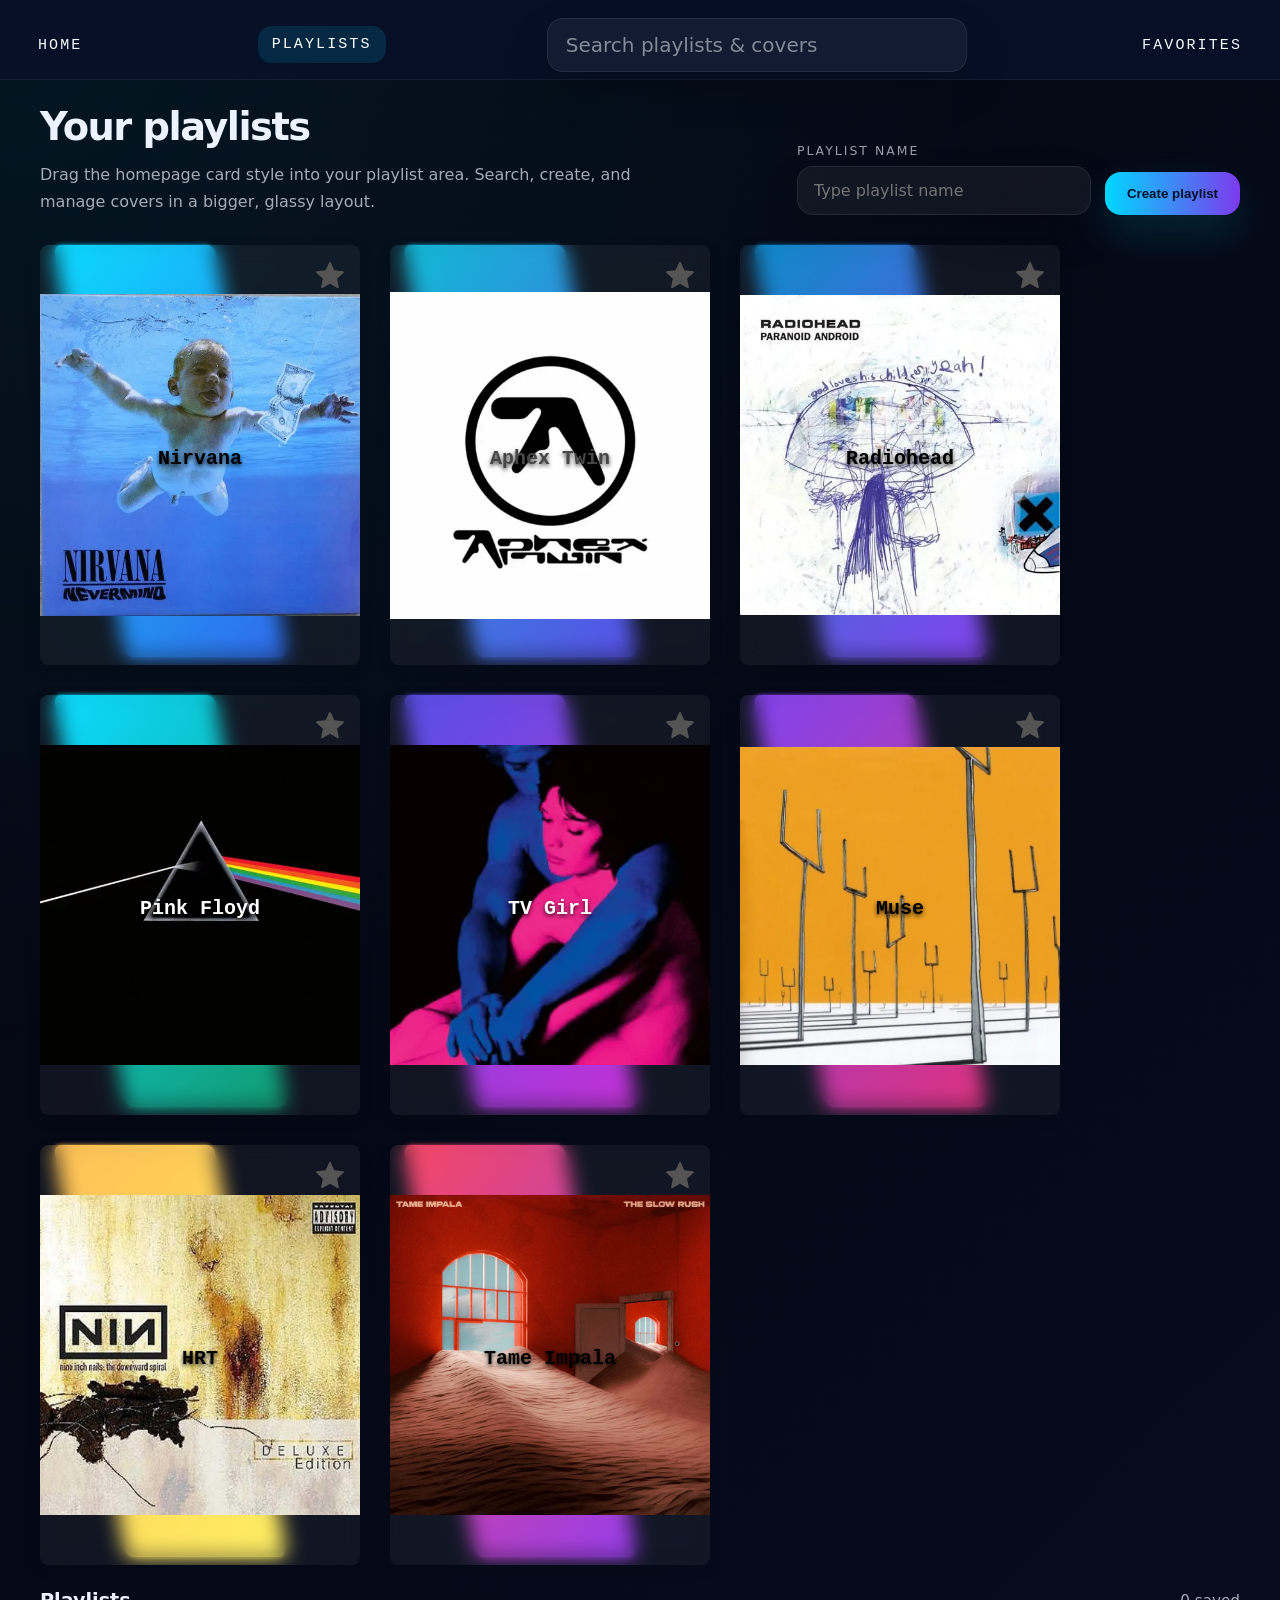
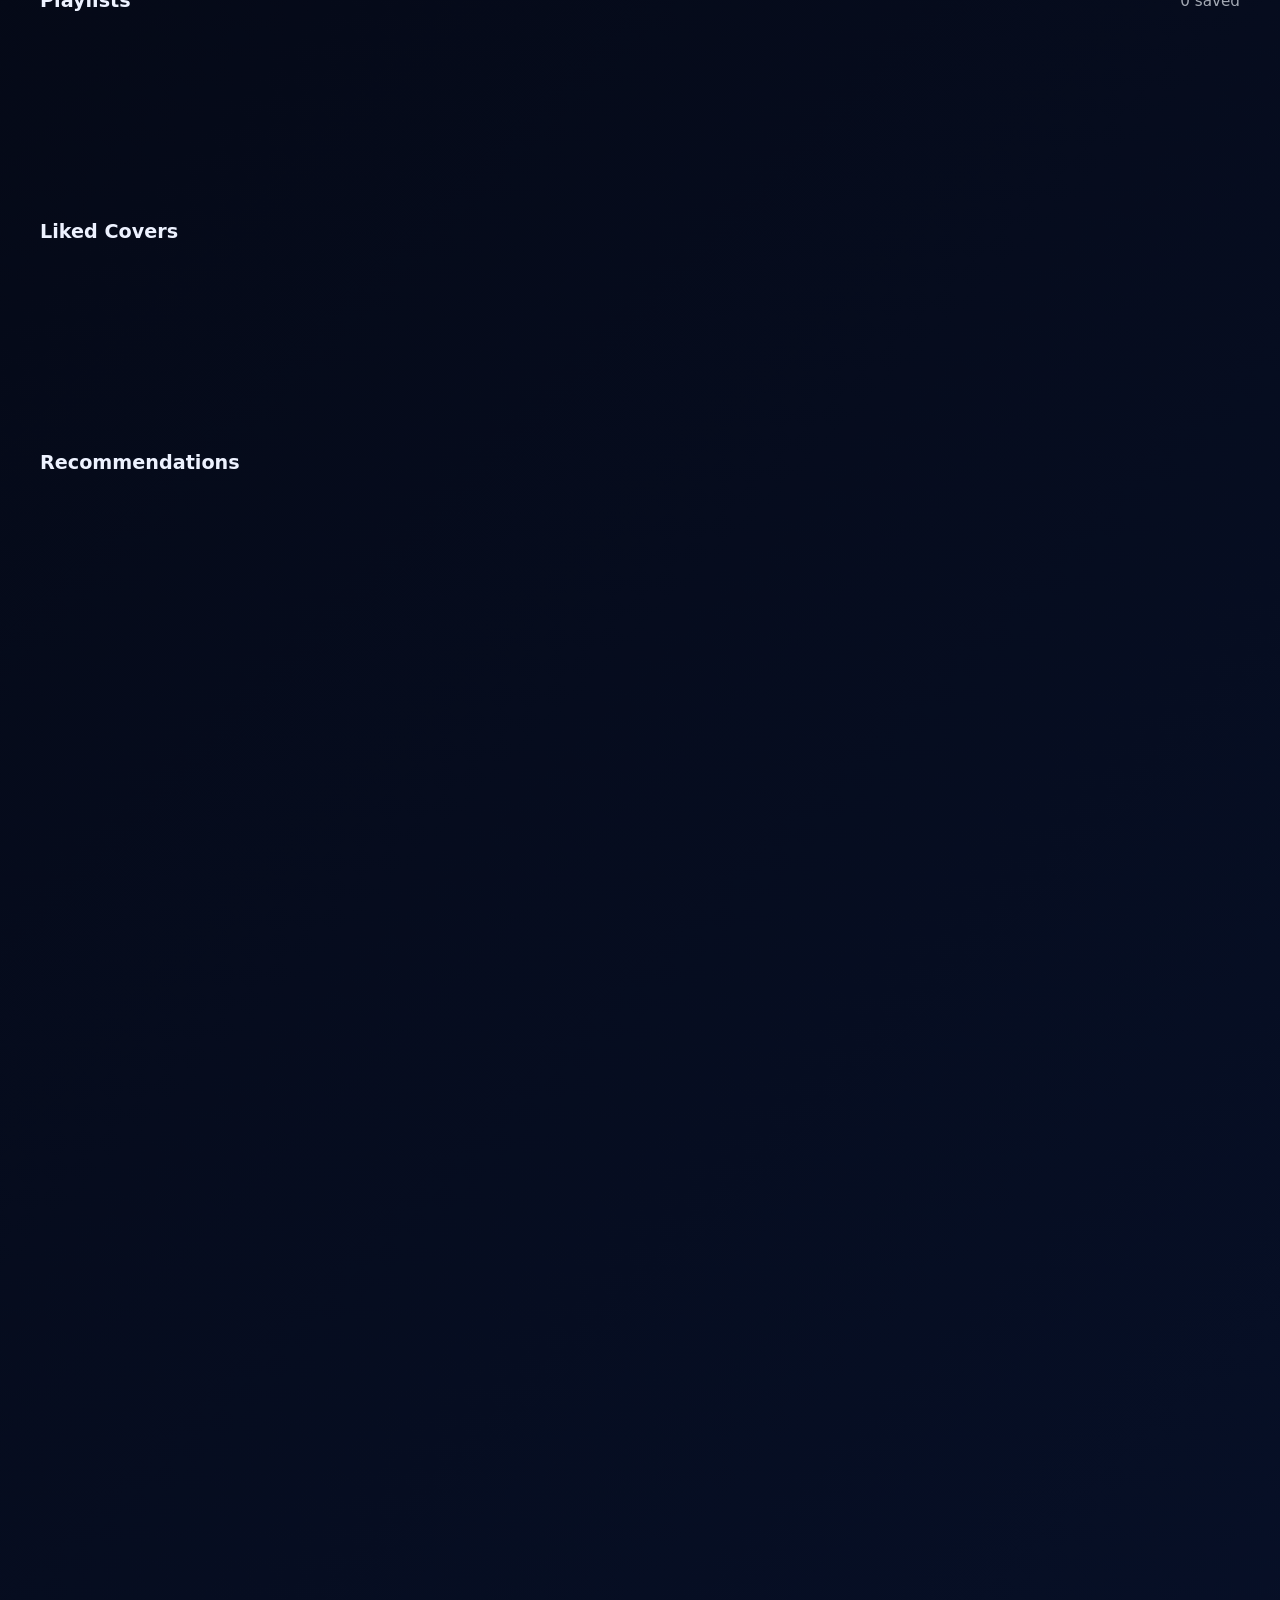
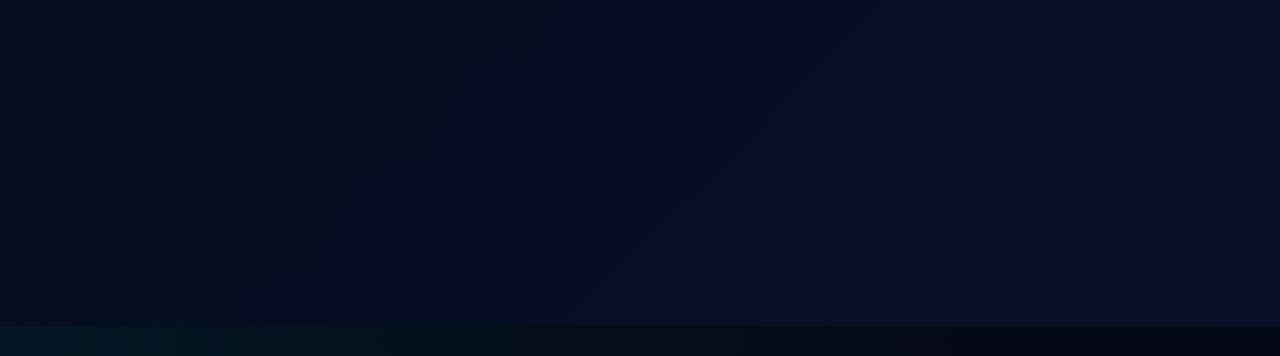
<file: playlist.html>
<!DOCTYPE html>
<html lang="en">
<head>
  <meta charset="utf-8">
  <meta name="viewport" content="width=device-width, initial-scale=1">
  <title>Playlists</title>
  <link rel="stylesheet" href="index.css">
  <link rel="stylesheet" href="playlist.css">
</head>
<body>
  <div id="menu">
    <button id="hamburger" aria-label="Open menu">☰</button>
    <a href="https://musicplayer023.netlify.app/">home</a>
    <a href="playlist.html" class="active">playlists</a>
    <div class="InputContainer">
      <input id="playlist-search" placeholder="Search playlists & covers" class="input" name="text" type="search" autocomplete="off" />
    </div>
    <a href="index.html">favorites</a>
  </div>
  

  <div class="main-content">
    <header class="page-header">
      <div>
        <h1>Your playlists</h1>
        <p>Drag the homepage card style into your playlist area. Search, create, and manage covers in a bigger, glassy layout.</p>
      </div>
      <div class="create-row">
        <div class="field-group">
          <label for="new-playlist">Playlist name</label>
          <input id="new-playlist" placeholder="Type playlist name" />
        </div>
        <button id="create-playlist">Create playlist</button>
      </div>
    </header>

    <div class="covers">
      <div class="box" data-id="nirvana" data-name="Nirvana" data-cover="3c72c40a6ed48cf0138557c2d0f2d5d2.webp" data-track="Nirvana - Come As You Are (Official Music Video).mp3">
        <div class="content">
          <label class="container">
            <input type="checkbox" class="like-checkbox" aria-label="like Nirvana">
            <svg height="24px" id="Layer_1" version="1.2" viewBox="0 0 24 24" width="24px" xml:space="preserve" xmlns="http://www.w3.org/2000/svg"><g><g><path d="M9.362,9.158c0,0-3.16,0.35-5.268,0.584c-0.19,0.023-0.358,0.15-0.421,0.343s0,0.394,0.14,0.521 c1.566,1.429,3.919,3.569,3.919,3.569c-0.002,0-0.646,3.113-1.074,5.19c-0.036,0.188,0.032,0.387,0.196,0.506 c0.163,0.119,0.373,0.121,0.538,0.028c1.844-1.048,4.606-2.624,4.606-2.624s2.763,1.576,4.604,2.625 c0.168,0.092,0.378,0.09,0.541-0.029c0.164-0.119,0.232-0.318,0.195-0.505c-0.428-2.078-1.071-5.191-1.071-5.191 s2.353-2.14,3.919-3.566c0.14-0.131,0.202-0.332,0.14-0.524s-0.23-0.319-0.42-0.341c-2.108-0.236-5.269-0.586-5.269-0.586 s-1.31-2.898-2.183-4.83c-0.082-0.173-0.254-0.294-0.456-0.294s-0.375,0.122-0.453,0.294C10.671,6.26,9.362,9.158,9.362,9.158z"></path></g></g></svg>
          </label>
          <h2 id="text_0">Nirvana</h2>
        </div>
      </div>

      <div class="box_01" data-id="aphex" data-name="Aphex Twin" data-cover="Aphex to Z_187.webp" data-track="">
        <div class="content_01">
          <label class="container">
            <input type="checkbox" class="like-checkbox" aria-label="like Aphex Twin">
            <svg height="24px" id="Layer_1" version="1.2" viewBox="0 0 24 24" width="24px" xml:space="preserve" xmlns="http://www.w3.org/2000/svg"><g><g><path d="M9.362,9.158c0,0-3.16,0.35-5.268,0.584c-0.19,0.023-0.358,0.15-0.421,0.343s0,0.394,0.14,0.521 c1.566,1.429,3.919,3.569,3.919,3.569c-0.002,0-0.646,3.113-1.074,5.19c-0.036,0.188,0.032,0.387,0.196,0.506 c0.163,0.119,0.373,0.121,0.538,0.028c1.844-1.048,4.606-2.624,4.606-2.624s2.763,1.576,4.604,2.625 c0.168,0.092,0.378,0.09,0.541-0.029c0.164-0.119,0.232-0.318,0.195-0.505c-0.428-2.078-1.071-5.191-1.071-5.191 s2.353-2.14,3.919-3.566c0.14-0.131,0.202-0.332,0.14-0.524s-0.23-0.319-0.42-0.341c-2.108-0.236-5.269-0.586-5.269-0.586 s-1.31-2.898-2.183-4.83c-0.082-0.173-0.254-0.294-0.456-0.294s-0.375,0.122-0.453,0.294C10.671,6.26,9.362,9.158,9.362,9.158z"></path></g></g></svg>
          </label>
          <h2 id="text_01">Aphex Twin</h2>
        </div>
      </div>

      <div class="box_02" data-id="radiohead" data-name="Radiohead" data-cover="8920e2fb19ad2306d6237aae67f5f330.webp" data-track="">
        <div class="content_02">
          <label class="container">
            <input type="checkbox" class="like-checkbox" aria-label="like Radiohead">
            <svg height="24px" id="Layer_1" version="1.2" viewBox="0 0 24 24" width="24px" xml:space="preserve" xmlns="http://www.w3.org/2000/svg"><g><g><path d="M9.362,9.158c0,0-3.16,0.35-5.268,0.584c-0.19,0.023-0.358,0.15-0.421,0.343s0,0.394,0.14,0.521 c1.566,1.429,3.919,3.569,3.919,3.569c-0.002,0-0.646,3.113-1.074,5.19c-0.036,0.188,0.032,0.387,0.196,0.506 c0.163,0.119,0.373,0.121,0.538,0.028c1.844-1.048,4.606-2.624,4.606-2.624s2.763,1.576,4.604,2.625 c0.168,0.092,0.378,0.09,0.541-0.029c0.164-0.119,0.232-0.318,0.195-0.505c-0.428-2.078-1.071-5.191-1.071-5.191 s2.353-2.14,3.919-3.566c0.14-0.131,0.202-0.332,0.14-0.524s-0.23-0.319-0.42-0.341c-2.108-0.236-5.269-0.586-5.269-0.586 s-1.31-2.898-2.183-4.83c-0.082-0.173-0.254-0.294-0.456-0.294s-0.375,0.122-0.453,0.294C10.671,6.26,9.362,9.158,9.362,9.158z"></path></g></g></svg>
          </label>
          <h2 id="text_02">Radiohead</h2>
        </div>
      </div>

      <div class="box_03" data-id="pinkfloyd" data-name="Pink Floyd" data-cover="Pink-Floyd_Dark-Side-Of-The-Moon_copyright_pink-floyd-music-Ltd_Browse-Gallery-570x570_c.webp" data-track="">
        <div class="content_03">
          <label class="container">
            <input type="checkbox" class="like-checkbox" aria-label="like Pink Floyd">
            <svg height="24px" id="Layer_1" version="1.2" viewBox="0 0 24 24" width="24px" xml:space="preserve" xmlns="http://www.w3.org/2000/svg"><g><g><path d="M9.362,9.158c0,0-3.16,0.35-5.268,0.584c-0.19,0.023-0.358,0.15-0.421,0.343s0,0.394,0.14,0.521 c1.566,1.429,3.919,3.569,3.919,3.569c-0.002,0-0.646,3.113-1.074,5.19c-0.036,0.188,0.032,0.387,0.196,0.506 c0.163,0.119,0.373,0.121,0.538,0.028c1.844-1.048,4.606-2.624,4.606-2.624s2.763,1.576,4.604,2.625 c0.168,0.092,0.378,0.09,0.541-0.029c0.164-0.119,0.232-0.318,0.195-0.505c-0.428-2.078-1.071-5.191-1.071-5.191 s2.353-2.14,3.919-3.566c0.14-0.131,0.202-0.332,0.14-0.524s-0.23-0.319-0.42-0.341c-2.108-0.236-5.269-0.586-5.269-0.586 s-1.31-2.898-2.183-4.83c-0.082-0.173-0.254-0.294-0.456-0.294s-0.375,0.122-0.453,0.294C10.671,6.26,9.362,9.158,9.362,9.158z"></path></g></g></svg>
          </label>
          <h2 id="text_03">Pink Floyd</h2>
        </div>
      </div>

      <div class="box_04" data-id="tvgirl" data-name="TV Girl" data-cover="194b90dfd40b420f7484dc866fa3a925.webp" data-track="">
        <div class="content_04">
          <label class="container">
            <input type="checkbox" class="like-checkbox" aria-label="like TV Girl">
            <svg height="24px" id="Layer_1" version="1.2" viewBox="0 0 24 24" width="24px" xml:space="preserve" xmlns="http://www.w3.org/2000/svg"><g><g><path d="M9.362,9.158c0,0-3.16,0.35-5.268,0.584c-0.19,0.023-0.358,0.15-0.421,0.343s0,0.394,0.14,0.521 c1.566,1.429,3.919,3.569,3.919,3.569c-0.002,0-0.646,3.113-1.074,5.19c-0.036,0.188,0.032,0.387,0.196,0.506 c0.163,0.119,0.373,0.121,0.538,0.028c1.844-1.048,4.606-2.624,4.606-2.624s2.763,1.576,4.604,2.625 c0.168,0.092,0.378,0.09,0.541-0.029c0.164-0.119,0.232-0.318,0.195-0.505c-0.428-2.078-1.071-5.191-1.071-5.191 s2.353-2.14,3.919-3.566c0.14-0.131,0.202-0.332,0.14-0.524s-0.23-0.319-0.42-0.341c-2.108-0.236-5.269-0.586-5.269-0.586 s-1.31-2.898-2.183-4.83c-0.082-0.173-0.254-0.294-0.456-0.294s-0.375,0.122-0.453,0.294C10.671,6.26,9.362,9.158,9.362,9.158z"></path></g></g></svg>
          </label>
          <h2 id="text_04">TV Girl</h2>
        </div>
      </div>

      <div class="box_05" data-id="muse" data-name="Muse" data-cover="cd61387f1ab326378df100e0cd503b84.webp" data-track="">
        <div class="content_05">
          <label class="container">
            <input type="checkbox" class="like-checkbox" aria-label="like Muse">
            <svg height="24px" id="Layer_1" version="1.2" viewBox="0 0 24 24" width="24px" xml:space="preserve" xmlns="http://www.w3.org/2000/svg"><g><g><path d="M9.362,9.158c0,0-3.16,0.35-5.268,0.584c-0.19,0.023-0.358,0.15-0.421,0.343s0,0.394,0.14,0.521 c1.566,1.429,3.919,3.569,3.919,3.569c-0.002,0-0.646,3.113-1.074,5.19c-0.036,0.188,0.032,0.387,0.196,0.506 c0.163,0.119,0.373,0.121,0.538,0.028c1.844-1.048,4.606-2.624,4.606-2.624s2.763,1.576,4.604,2.625 c0.168,0.092,0.378,0.09,0.541-0.029c0.164-0.119,0.232-0.318,0.195-0.505c-0.428-2.078-1.071-5.191-1.071-5.191 s2.353-2.14,3.919-3.566c0.14-0.131,0.202-0.332,0.14-0.524s-0.23-0.319-0.42-0.341c-2.108-0.236-5.269-0.586-5.269-0.586 s-1.31-2.898-2.183-4.83c-0.082-0.173-0.254-0.294-0.456-0.294s-0.375,0.122-0.453,0.294C10.671,6.26,9.362,9.158,9.362,9.158z"></path></g></g></svg>
          </label>
          <h2 id="text_05">Muse</h2>
        </div>
      </div>
      
      <div class="box_06" data-id="hrt" data-name="HRT" data-cover="artworks-000036562262-5bjf2f-t1080x1080.jpg" data-track="">
        <div class="content_06">
          <label class="container">
            <input type="checkbox" class="like-checkbox" aria-label="like HRT">
            <svg height="24px" id="Layer_1" version="1.2" viewBox="0 0 24 24" width="24px" xml:space="preserve" xmlns="http://www.w3.org/2000/svg"><g><g><path d="M9.362,9.158c0,0-3.16,0.35-5.268,0.584c-0.19,0.023-0.358,0.15-0.421,0.343s0,0.394,0.14,0.521 c1.566,1.429,3.919,3.569,3.919,3.569c-0.002,0-0.646,3.113-1.074,5.19c-0.036,0.188,0.032,0.387,0.196,0.506 c0.163,0.119,0.373,0.121,0.538,0.028c1.844-1.048,4.606-2.624,4.606-2.624s2.763,1.576,4.604,2.625 c0.168,0.092,0.378,0.09,0.541-0.029c0.164-0.119,0.232-0.318,0.195-0.505c-0.428-2.078-1.071-5.191-1.071-5.191 s2.353-2.14,3.919-3.566c0.14-0.131,0.202-0.332,0.14-0.524s-0.23-0.319-0.42-0.341c-2.108-0.236-5.269-0.586-5.269-0.586 s-1.31-2.898-2.183-4.83c-0.082-0.173-0.254-0.294-0.456-0.294s-0.375,0.122-0.453,0.294C10.671,6.26,9.362,9.158,9.362,9.158z"></path></g></g></svg>
          </label>
          <h2 id="text_06">HRT</h2>
        </div>
      </div>

      <div class="box_07" data-id="tameimpala" data-name="Tame Impala" data-cover="9506241b75516d00d0c6a01c4cd75253.jpg" data-track="">
        <div class="content_07">
          <label class="container">
            <input type="checkbox" class="like-checkbox" aria-label="like Tame Impala">
            <svg height="24px" id="Layer_1" version="1.2" viewBox="0 0 24 24" width="24px" xml:space="preserve" xmlns="http://www.w3.org/2000/svg"><g><g><path d="M9.362,9.158c0,0-3.16,0.35-5.268,0.584c-0.19,0.023-0.358,0.15-0.421,0.343s0,0.394,0.14,0.521 c1.566,1.429,3.919,3.569,3.919,3.569c-0.002,0-0.646,3.113-1.074,5.19c-0.036,0.188,0.032,0.387,0.196,0.506 c0.163,0.119,0.373,0.121,0.538,0.028c1.844-1.048,4.606-2.624,4.606-2.624s2.763,1.576,4.604,2.625 c0.168,0.092,0.378,0.09,0.541-0.029c0.164-0.119,0.232-0.318,0.195-0.505c-0.428-2.078-1.071-5.191-1.071-5.191 s2.353-2.14,3.919-3.566c0.14-0.131,0.202-0.332,0.14-0.524s-0.23-0.319-0.42-0.341c-2.108-0.236-5.269-0.586-5.269-0.586 s-1.31-2.898-2.183-4.83c-0.082-0.173-0.254-0.294-0.456-0.294s-0.375,0.122-0.453,0.294C10.671,6.26,9.362,9.158,9.362,9.158z"></path></g></g></svg>
          </label>
          <h2 id="text_07">Tame Impala</h2>
        </div>
      </div>
    </div>

    <section class="section-panel">
      <div class="section-heading">
        <h2>Playlists</h2>
        <span id="playlist-count"></span>
      </div>
      <div id="playlists-container" class="cards-grid"></div>
    </section>

    <section class="section-panel">
      <div class="section-heading">
        <h2>Liked Covers</h2>
      </div>
      <div id="liked-container" class="cards-grid"></div>
    </section>

    <section class="section-panel">
      <div class="section-heading">
        <h2>Recommendations</h2>
      </div>
      <div id="recommendations-container" class="cards-grid"></div>
    </section>
  </div>

    <footer id="end" class="scroll-fade">
      <div class="footer-container">
        <div class="footer-col scroll-fade delay-1">
          <h3>Abstract</h3>
          <ul>
            <li><a href="#">Branches</a></li>
          </ul>
        </div>

        <div class="footer-col scroll-fade delay-2">
          <h3>Resources</h3>
          <ul>
            <li><a href="#">Blog</a></li>
            <li><a href="#">Help Center</a></li>
            <li><a href="#">Release Notes</a></li>
            <li><a href="#">Status</a></li>
          </ul>
        </div>

        <div class="footer-col scroll-fade delay-3">
          <h3>Community</h3>
          <ul>
            <li><a href="#">Twitter</a></li>
            <li><a href="#">LinkedIn</a></li>
            <li><a href="#">Facebook</a></li>
            <li><a href="#">Dribbble</a></li>
            <li><a href="#">Podcast</a></li>
          </ul>
        </div>

        <div class="footer-col scroll-fade delay-1">
          <h3>Company</h3>
          <ul>
            <li><a href="#">About Us</a></li>
            <li><a href="#">Careers</a></li>
            <li><a href="#">Legal</a></li>
          </ul>
          <div class="contact-info">
            <h4>Contact Us</h4>
            <a href="mailto:info@abstract.com">info@abstract.com</a>
          </div>
        </div>

        <div class="footer-col copyright-col scroll-fade delay-2">
          <div class="abstract-logo">
            <svg width="32" height="32" viewBox="0 0 32 32" fill="none" xmlns="http://www.w3.org/2000/svg">
              <rect width="32" height="32" rx="8" fill="white"/>
              <circle cx="16" cy="16" r="8" fill="black"/>
              <circle cx="16" cy="16" r="4" fill="white"/>
            </svg>
          </div>
          <div class="copyright-text">
            <p>&copy; Copyright 2022</p>
            <p>Abstract Studio Design, Inc.</p>
            <p>All rights reserved</p>
          </div>
        </div>
      </div>
    </footer>

    <script src="covers.js"></script>
    <script src="playlist.js"></script>
    <script>
    window.activeSearch = window.activeSearch || '';
    const searchInput = document.getElementById('playlist-search');
    if (searchInput) {
      searchInput.addEventListener('input', ({ target }) => {
        window.activeSearch = target.value.trim().toLowerCase();
        if (window.renderPlaylists) window.renderPlaylists();
        if (window.renderLiked) window.renderLiked();
        if (window.renderRecommendations) window.renderRecommendations();
      });
    }
    if (window.renderPlaylists) window.renderPlaylists();
    if (window.renderLiked) window.renderLiked();
    if (window.renderRecommendations) window.renderRecommendations();

    const hamb = document.getElementById('hamburger');
    if (hamb) {
      hamb.addEventListener('click', () => document.body.classList.toggle('menu-open'));
    }

    document.getElementById('create-playlist').addEventListener('click', () => {
      const name = document.getElementById('new-playlist').value.trim();
      if (!name) return showToast('Enter a name');
      createPlaylist(name);
      document.getElementById('new-playlist').value = '';
      showToast('Playlist created');
      if (window.renderPlaylists) window.renderPlaylists();
      if (window.renderLiked) window.renderLiked();
    });
  </script>
</body>
</html>
</file>
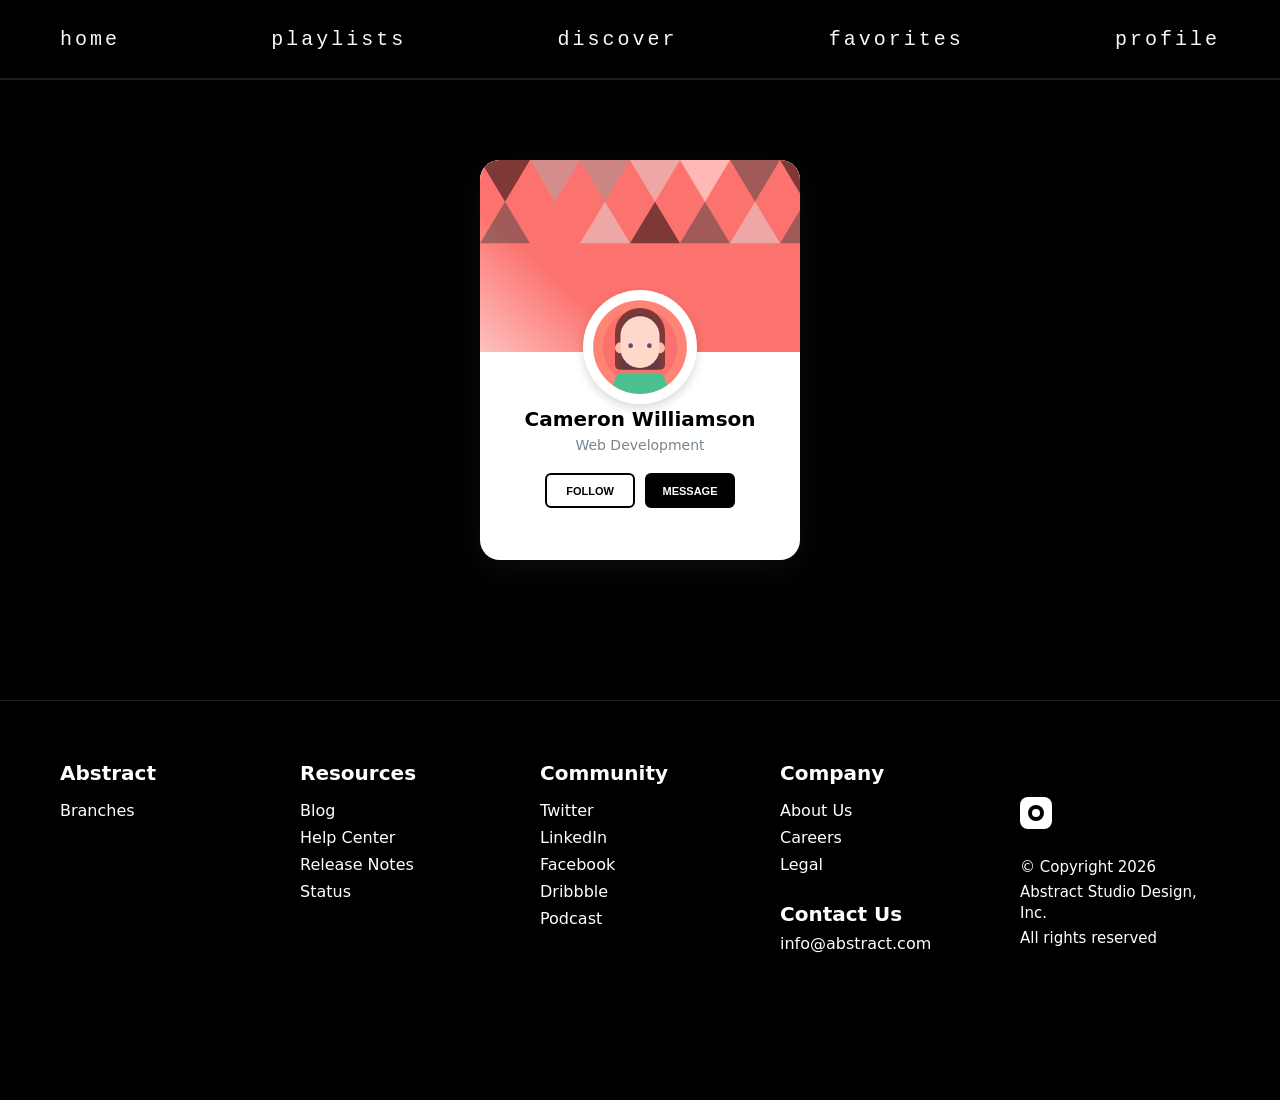
<file: profile.html>
<!DOCTYPE html>
<html lang="en">
<head>
    <meta charset="UTF-8">
    <meta name="viewport" content="width=device-width, initial-scale=1.0">
    <title>Profile</title>
    <style>
        /* ==========================================================================
           1. Base & Reset
           ========================================================================== */
        :root {
            --bg-dark: #000000;
            --text-light: #faf9f9;
            --accent-blue: #4C5FD5;
            --border-color: rgba(91, 85, 85, 0.338);
        }

        * {
            box-sizing: border-box;
        }

        html {
            scroll-behavior: smooth;
        }

        body {
            background-color: var(--bg-dark);
            color: var(--text-light);
            margin: 0;
            padding: 0;
            font-family: system-ui, -apple-system, BlinkMacSystemFont, 'Segoe UI', Roboto, Oxygen, Ubuntu, Cantarell, sans-serif;
            overflow-x: hidden;
            min-height: 100vh;
            display: flex;
            flex-direction: column;
        }

        body::-webkit-scrollbar {
            display: none;
        }

        /* ==========================================================================
           2. Top Navigation
           ========================================================================== */
        #menu {
            width: 100%;
            height: 80px;
            padding: 0 60px;
            display: flex;
            justify-content: space-between;
            align-items: center;
            border-bottom: 2px solid var(--border-color);
            position: sticky;
            top: 0;
            z-index: 1000;
            background-color: var(--bg-dark);
        }

        #menu a {
            text-decoration: none;
            letter-spacing: 3px;
            font-size: 20px;
            font-family: 'Courier New', Courier, monospace;
            font-weight: 500;
            color: var(--text-light);
            transition: all 0.3s ease;
        }

        #menu a:hover {
            color: #ffffff;
            transform: scale(1.05);
        }

        /* ==========================================================================
           3. Profile Card Container
           ========================================================================== */
        .profile-container {
            flex: 1;
            display: flex;
            justify-content: center;
            align-items: center;
            padding: 80px 20px;
        }

        .card {
            --main-color: #000;
            --submain-color: #78858F;
            --bg-color: #fff;
            position: relative;
            width: 320px;
            height: 400px;
            display: flex;
            flex-direction: column;
            align-items: center;
            border-radius: 20px;
            background: var(--bg-color);
            box-shadow: 0 10px 30px rgba(255, 255, 255, 0.05);
            transition: transform 0.3s ease, box-shadow 0.3s ease;
        }

        .card:hover {
            transform: translateY(-5px);
            box-shadow: 0 15px 35px rgba(255, 255, 255, 0.1);
        }

        .card__img {
            height: 192px;
            width: 100%;
        }

        .card__img svg {
            height: 100%;
            border-radius: 20px 20px 0 0;
        }

        .card__avatar {
            position: absolute;
            width: 114px;
            height: 114px;
            background: var(--bg-color);
            border-radius: 100%;
            display: flex;
            justify-content: center;
            align-items: center;
            top: calc(50% - 70px);
            box-shadow: 0 4px 10px rgba(0, 0, 0, 0.15);
        }

        .card__avatar svg {
            width: 100px;
            height: 100px;
        }

        .card__title {
            margin-top: 55px;
            font-weight: 600;
            font-size: 20px;
            color: var(--main-color);
        }

        .card__subtitle {
            margin-top: 6px;
            font-weight: 400;
            font-size: 14px;
            color: var(--submain-color);
        }

        .card__wrapper {
            display: flex;
            gap: 10px;
            margin-top: 20px;
        }

        .card__btn {
            width: 90px;
            height: 35px;
            border: 2px solid var(--main-color);
            border-radius: 6px;
            font-weight: 700;
            font-size: 11px;
            color: var(--main-color);
            background: var(--bg-color);
            text-transform: uppercase;
            cursor: pointer;
            transition: all 0.3s ease;
        }

        .card__btn-solid {
            background: var(--main-color);
            color: var(--bg-color);
        }

        .card__btn:hover {
            background: var(--main-color);
            color: var(--bg-color);
        }

        .card__btn-solid:hover {
            background: var(--bg-color);
            color: var(--main-color);
        }

        /* ==========================================================================
           4. Footer Styling
           ========================================================================== */
        #end {
            position: relative;
            margin-top: 60px;
            width: 100%;
            min-height: 400px;
            padding: 60px 60px 120px 60px;
            box-sizing: border-box;
            background-color: var(--bg-dark);
            border-top: 1px solid var(--border-color);
            color: #ffffff;
            z-index: 10;
        }

        .footer-container {
            max-width: 1200px;
            margin: 0 auto;
            display: grid;
            grid-template-columns: repeat(5, 1fr);
            gap: 40px;
        }

        .footer-col h3, 
        .footer-col h4 {
            font-size: 20px;
            font-weight: 700;
            margin: 0 0 16px 0;
            color: #ffffff;
        }

        .footer-col h4 {
            margin-top: 28px;
            margin-bottom: 8px;
        }

        .footer-col ul {
            list-style: none;
            padding: 0;
            margin: 0;
        }

        .footer-col ul li {
            margin-bottom: 8px;
        }

        .footer-col a {
            color: #ffffff;
            text-decoration: none;
            font-size: 16px;
            font-weight: 400;
            transition: color 0.2s ease, opacity 0.2s ease;
        }

        .footer-col a:hover {
            color: var(--accent-blue);
            opacity: 1;
        }

        .contact-info a {
            display: inline-block;
            font-size: 16px;
        }

        .copyright-col {
            display: flex;
            flex-direction: column;
            justify-content: flex-end;
        }

        .abstract-logo {
            margin-bottom: 20px;
        }

        .copyright-text p {
            margin: 4px 0;
            font-size: 15px;
            font-weight: 500;
            line-height: 1.4;
            color: #ffffff;
        }

        /* ==========================================================================
           5. Scroll Animation Classes
           ========================================================================== */
        .scroll-fade {
            opacity: 0;
            transform: translateY(30px);
            transition: opacity 0.8s cubic-bezier(0.16, 1, 0.3, 1), transform 0.8s cubic-bezier(0.16, 1, 0.3, 1);
            will-change: opacity, transform;
        }

        .scroll-fade.visible {
            opacity: 1;
            transform: translateY(0);
        }

        .delay-1 { transition-delay: 0.1s; }
        .delay-2 { transition-delay: 0.2s; }
        .delay-3 { transition-delay: 0.3s; }

        /* Mobile Responsiveness */
        @media (max-width: 900px) {
            .footer-container {
                grid-template-columns: repeat(2, 1fr);
            }
            #menu {
                padding: 0 20px;
            }
            #menu a {
                font-size: 16px;
                letter-spacing: 1px;
            }
        }

        @media (max-width: 500px) {
            .footer-container {
                grid-template-columns: 1fr;
            }
            #end {
                padding: 40px 20px 80px 20px;
            }
        }
    </style>
</head>
<body>

    <!-- Header Navigation -->
    <nav id="menu">
        <a href="https://musicplayer023.netlify.app/">home</a> 
        <a href="playlist.html">playlists</a>
        <a href="#">discover</a>
        <a href="#">favorites</a>
        <a href="profile.html">profile</a>
    </nav>

    <!-- Main Content: Profile Card -->
    <main class="profile-container">
        <div class="card scroll-fade">
            <div class="card__img">
                <svg xmlns="http://www.w3.org/2000/svg" width="100%">
                    <rect fill="#ffffff" width="540" height="450"></rect>
                    <defs>
                        <linearGradient id="a" gradientUnits="userSpaceOnUse" x1="0" x2="0" y1="0" y2="100%" gradientTransform="rotate(222,648,379)">
                            <stop offset="0" stop-color="#ffffff"></stop>
                            <stop offset="1" stop-color="#FC726E"></stop>
                        </linearGradient>
                        <pattern patternUnits="userSpaceOnUse" id="b" width="300" height="250" x="0" y="0" viewBox="0 0 1080 900">
                            <g fill-opacity="0.5">
                                <polygon fill="#444" points="90 150 0 300 180 300"></polygon>
                                <polygon points="90 150 180 0 0 0"></polygon>
                                <polygon fill="#AAA" points="270 150 360 0 180 0"></polygon>
                                <polygon fill="#DDD" points="450 150 360 300 540 300"></polygon>
                                <polygon fill="#999" points="450 150 540 0 360 0"></polygon>
                                <polygon points="630 150 540 300 720 300"></polygon>
                                <polygon fill="#DDD" points="630 150 720 0 540 0"></polygon>
                                <polygon fill="#444" points="810 150 720 300 900 300"></polygon>
                                <polygon fill="#FFF" points="810 150 900 0 720 0"></polygon>
                                <polygon fill="#DDD" points="990 150 900 300 1080 300"></polygon>
                                <polygon fill="#444" points="990 150 1080 0 900 0"></polygon>
                            </g>
                        </pattern>
                    </defs>
                    <rect x="0" y="0" fill="url(#a)" width="100%" height="100%"></rect>
                    <rect x="0" y="0" fill="url(#b)" width="100%" height="100%"></rect>
                </svg>
            </div>
            
            <div class="card__avatar">
                <svg viewBox="0 0 128 128" xmlns="http://www.w3.org/2000/svg">
                    <circle cx="64" cy="64" fill="#ff8475" r="60"></circle>
                    <circle cx="64" cy="64" fill="#f85565" opacity=".4" r="48"></circle>
                    <path d="m64 14a32 32 0 0 1 32 32v41a6 6 0 0 1 -6 6h-52a6 6 0 0 1 -6-6v-41a32 32 0 0 1 32-32z" fill="#7f3838"></path>
                    <path d="m62.73 22h2.54a23.73 23.73 0 0 1 23.73 23.73v42.82a4.45 4.45 0 0 1 -4.45 4.45h-41.1a4.45 4.45 0 0 1 -4.45-4.45v-42.82a23.73 23.73 0 0 1 23.73-23.73z" fill="#393c54" opacity=".4"></path>
                    <circle cx="89" cy="65" fill="#fbc0aa" r="7"></circle>
                    <path d="m64 124a59.67 59.67 0 0 0 34.69-11.06l-3.32-9.3a10 10 0 0 0 -9.37-6.64h-43.95a10 10 0 0 0 -9.42 6.64l-3.32 9.3a59.67 59.67 0 0 0 34.69 11.06z" fill="#4bc190"></path>
                    <circle cx="39" cy="65" fill="#fbc0aa" r="7"></circle>
                    <path d="m64 91a25 25 0 0 1 -25-25v-16.48a25 25 0 1 1 50 0v16.48a25 25 0 0 1 -25 25z" fill="#ffd8c9"></path>
                    <circle cx="76" cy="62.28" fill="#515570" r="3"></circle>
                    <circle cx="52" cy="62.28" fill="#515570" r="3"></circle>
                </svg>
            </div>

            <div class="card__title">Cameron Williamson</div>
            <div class="card__subtitle">Web Development</div>

            <div class="card__wrapper">
                <button class="card__btn">Follow</button>
                <button class="card__btn card__btn-solid">Message</button>
            </div>
        </div>
    </main>

    <!-- Footer -->
    <footer id="end" class="scroll-fade">
        <div class="footer-container">
            <div class="footer-col scroll-fade delay-1">
                <h3>Abstract</h3>
                <ul>
                    <li><a href="#">Branches</a></li>
                </ul>
            </div>

            <div class="footer-col scroll-fade delay-2">
                <h3>Resources</h3>
                <ul>
                    <li><a href="#">Blog</a></li>
                    <li><a href="#">Help Center</a></li>
                    <li><a href="#">Release Notes</a></li>
                    <li><a href="#">Status</a></li>
                </ul>
            </div>

            <div class="footer-col scroll-fade delay-3">
                <h3>Community</h3>
                <ul>
                    <li><a href="#">Twitter</a></li>
                    <li><a href="#">LinkedIn</a></li>
                    <li><a href="#">Facebook</a></li>
                    <li><a href="#">Dribbble</a></li>
                    <li><a href="#">Podcast</a></li>
                </ul>
            </div>

            <div class="footer-col scroll-fade delay-1">
                <h3>Company</h3>
                <ul>
                    <li><a href="#">About Us</a></li>
                    <li><a href="#">Careers</a></li>
                    <li><a href="#">Legal</a></li>
                </ul>
                <div class="contact-info">
                    <h4>Contact Us</h4>
                    <a href="mailto:info@abstract.com">info@abstract.com</a>
                </div>
            </div>

            <div class="footer-col copyright-col scroll-fade delay-2">
                <div class="abstract-logo">
                    <svg width="32" height="32" viewBox="0 0 32 32" fill="none" xmlns="http://www.w3.org/2000/svg">
                        <rect width="32" height="32" rx="8" fill="white"/>
                        <circle cx="16" cy="16" r="8" fill="black"/>
                        <circle cx="16" cy="16" r="4" fill="white"/>
                    </svg>
                </div>
                <div class="copyright-text">
                    <p>&copy; Copyright 2026</p>
                    <p>Abstract Studio Design, Inc.</p>
                    <p>All rights reserved</p>
                </div>
            </div>
        </div>
    </footer>

    <!-- Scroll Fade Observer Script -->
    <script>
        document.addEventListener("DOMContentLoaded", () => {
            const observerOptions = {
                root: null,
                rootMargin: "0px",
                threshold: 0.15
            };

            const observer = new IntersectionObserver((entries, observer) => {
                entries.forEach(entry => {
                    if (entry.isIntersecting) {
                        entry.target.classList.add("visible");
                        observer.unobserve(entry.target); // Trigger once
                    }
                });
            }, observerOptions);

            document.querySelectorAll(".scroll-fade").forEach(el => observer.observe(el));
        });
    </script>
</body>
</html>
</file>
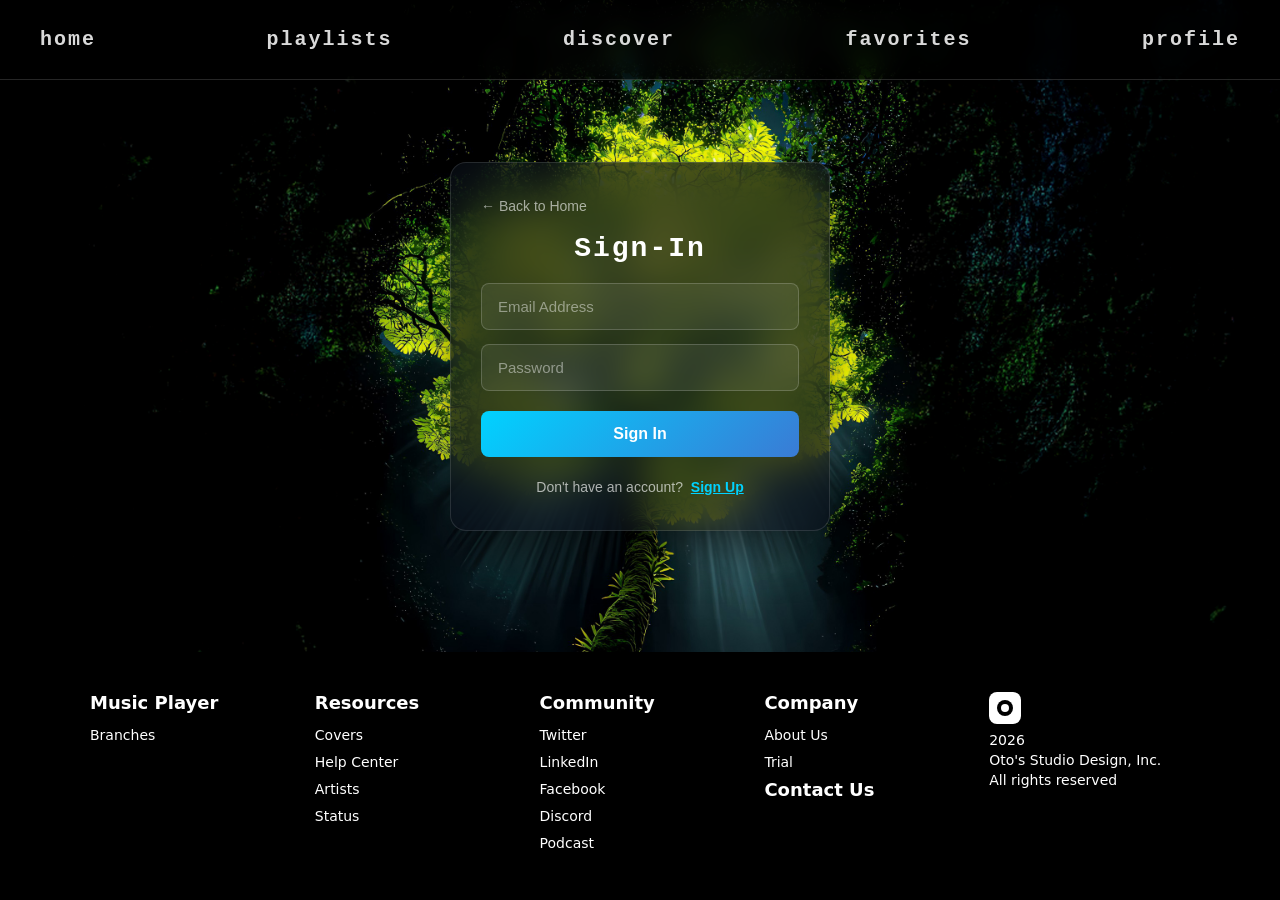
<file: signin.html>
<!DOCTYPE html>
<html lang="en">
<head>
    <meta charset="UTF-8">
    <meta name="viewport" content="width=device-width, initial-scale=1.0">
    <title>Music Player - Authentication</title>
    <style>
        ::-webkit-scrollbar {
            width: 8px;
        }
        ::-webkit-scrollbar-track {
            background: rgba(0, 0, 0, 0.6);
        }
        ::-webkit-scrollbar-thumb {
            background: rgba(255, 255, 255, 0.25);
            border-radius: 4px;
        }
        ::-webkit-scrollbar-thumb:hover {
            background: rgba(0, 210, 255, 0.6);
        }

        html {
            scroll-behavior: smooth;
        }

        body {
            background-image: url('jungle-tree-dark-3840x2160-22695.jpg');
            background-repeat: no-repeat;
            background-size: cover;
            background-position: center;
            background-attachment: fixed;
            min-height: 100vh;
            margin: 0;
            font-family: 'Segoe UI', Tahoma, Geneva, Verdana, sans-serif;
            display: flex;
            flex-direction: column;
        }

        #menu {
            width: 100%;
            height: 80px;
            padding: 0 40px;
            display: flex;
            justify-content: space-between;
            align-items: center;
            box-sizing: border-box;
            border-bottom: 1px solid rgba(255, 255, 255, 0.15);
            position: sticky;
            top: 0;
            z-index: 1000;
            background: rgba(0, 0, 0, 0.6);
            backdrop-filter: blur(12px);
            -webkit-backdrop-filter: blur(12px);
        }

        #menu a {
            text-decoration: none;
            letter-spacing: 2px;
            font-size: 20px;
            font-family: 'Courier New', Courier, monospace;
            font-weight: 600;
            color: rgba(255, 255, 255, 0.85);
            transition: all 0.3s ease;
        }

        #menu a:hover {
            color: #00d2ff;
            transform: translateY(-2px);
        }

        #container {
            display: flex;
            flex-direction: column; 
            align-items: center;     
            width: 380px;            
            padding: 35px 30px;
            box-sizing: border-box;
            gap: 14px;              
            background: rgba(10, 15, 25, 0.65); 
            backdrop-filter: blur(20px);
            -webkit-backdrop-filter: blur(20px);
            border-radius: 16px;
            border: 1px solid rgba(255, 255, 255, 0.12);
            box-shadow: 0 25px 50px -12px rgba(0, 0, 0, 0.7);
            margin: auto;
            transition: all 0.3s ease;
        }

        .back-home {
            align-self: flex-start;
            text-decoration: none;
            color: rgba(255, 255, 255, 0.6);
            font-size: 14px;
            display: flex;
            align-items: center;
            gap: 6px;
            transition: color 0.2s ease;
        }

        .back-home:hover {
            color: #00d2ff;
        }

        #header {
            color: white;
            font-family: 'Courier New', Courier, monospace;
            font-size: 28px;
            margin: 5px 0 5px 0;
            letter-spacing: 2px;
            text-align: center;
        }

        /* Message Box for Feedback */
        #message-box {
            width: 100%;
            padding: 10px;
            border-radius: 6px;
            font-size: 13px;
            text-align: center;
            box-sizing: border-box;
            display: none;
        }

        #message-box.error {
            display: block;
            background: rgba(255, 74, 74, 0.2);
            border: 1px solid rgba(255, 74, 74, 0.5);
            color: #ff8888;
        }

        #message-box.success {
            display: block;
            background: rgba(74, 255, 140, 0.2);
            border: 1px solid rgba(74, 255, 140, 0.5);
            color: #74ff8c;
        }

        #container input {
            width: 100%;
            padding: 14px 16px;
            background: rgba(255, 255, 255, 0.07);
            border: 1px solid rgba(255, 255, 255, 0.18);
            border-radius: 8px;
            box-sizing: border-box;
            font-size: 15px;
            color: #ffffff;
            outline: none;
            transition: all 0.3s ease;
        }

        #container input::placeholder {
            color: rgba(255, 255, 255, 0.45);
        }

        #container input:focus {
            background: rgba(255, 255, 255, 0.12);
            border-color: #00d2ff;
            box-shadow: 0 0 12px rgba(0, 210, 255, 0.3);
        }

        .submit-btn {
            width: 100%;
            padding: 14px;
            background: linear-gradient(135deg, #00d2ff 0%, #3a7bd5 100%);
            border: none;
            border-radius: 8px;
            color: white;
            font-size: 16px;
            font-weight: 600;
            cursor: pointer;
            margin-top: 6px;
            transition: transform 0.2s ease, box-shadow 0.2s ease;
        }

        .submit-btn:hover {
            transform: translateY(-2px);
            box-shadow: 0 8px 20px rgba(0, 210, 255, 0.4);
        }

        .toggle-box {
            color: rgba(255, 255, 255, 0.65);
            font-size: 14px;
            margin-top: 8px;
            text-align: center;
        }

        .toggle-btn {
            color: #00d2ff;
            cursor: pointer;
            font-weight: bold;
            text-decoration: underline;
            margin-left: 4px;
            transition: color 0.2s;
        }

        .toggle-btn:hover {
            color: #ffffff;
        }

        .hidden {
            display: none !important;
        }
        /* Footer styles copied/adapted from index.css for this page */
        #end {
            position: relative;
            margin-top: 40px;
            width: 100%;
            min-height: 180px;
            padding: 40px 20px;
            box-sizing: border-box;
            background-color: #000000;
            font-family: system-ui, -apple-system, BlinkMacSystemFont, 'Segoe UI', Roboto, sans-serif;
            color: #ffffff;
            z-index: 10;
        }

        .footer-container {
            max-width: 1100px;
            margin: 0 auto;
            display: grid;
            grid-template-columns: repeat(auto-fit, minmax(160px, 1fr));
            gap: 24px;
            align-items: start;
        }

        .footer-col h3, .footer-col h4 {
            font-size: 18px;
            font-weight: 700;
            margin: 0 0 12px 0;
            color: #ffffff;
        }

        .footer-col ul { list-style: none; padding: 0; margin: 0; }
        .footer-col ul li { margin-bottom: 8px; }
        .footer-col a { color: #ffffff; text-decoration: none; font-size: 14px; transition: color 0.2s ease; }
        .footer-col a:hover { color: #4C5FD5; }

        .copyright-col { display: flex; flex-direction: column; justify-content: flex-end; }

        .copyright-text p { margin: 4px 0; font-size: 14px; font-weight: 500; color: #ffffff; }

    </style>
</head>
<body>

    <div id="menu">
        <button id="hamburger" aria-label="Open menu" style="display:none;">☰</button>
        <a href="index.html">home</a> 
        <a href="playlist.html">playlists</a>
        <a href="#">discover</a>
        <a href="#">favorites</a>
        <a href="profile.html">profile</a>
    </div>

    <div id="container">
        <a href="index.html" class="back-home">← Back to Home</a>

        <h1 id="header">Sign-In</h1>

        <!-- Feedback alert box -->
        <div id="message-box"></div>

        <input id="email" type="email" placeholder="Email Address">
        <input id="password" type="password" placeholder="Password">
        <input id="conf-password" class="hidden" type="password" placeholder="Confirm Password">

        <button id="auth-btn" class="submit-btn">Sign In</button>

        <div class="toggle-box">
            <span id="toggle-text">Don't have an account?</span>
            <span id="toggle-link" class="toggle-btn">Sign Up</span>
        </div>
    </div>

    <script>
        const header = document.getElementById('header');
        const authBtn = document.getElementById('auth-btn');
        const emailInput = document.getElementById('email');
        const passwordInput = document.getElementById('password');
        const confPasswordInput = document.getElementById('conf-password');
        const toggleText = document.getElementById('toggle-text');
        const toggleLink = document.getElementById('toggle-link');
        const messageBox = document.getElementById('message-box');

        let isSignUp = false;

        // Show error or success messages
        function showMessage(msg, type) {
            messageBox.textContent = msg;
            messageBox.className = type; // 'error' or 'success'
        }

        function clearMessage() {
            messageBox.textContent = '';
            messageBox.className = '';
        }

        // Email validation helper
        function isValidEmail(email) {
            return /^[^\s@]+@[^\s@]+\.[^\s@]+$/.test(email);
        }

        // Toggle UI Mode
        toggleLink.addEventListener('click', () => {
            isSignUp = !isSignUp;
            clearMessage();
            emailInput.value = '';
            passwordInput.value = '';
            confPasswordInput.value = '';

            if (isSignUp) {
                header.textContent = 'Sign-Up';
                authBtn.textContent = 'Sign Up';
                confPasswordInput.classList.remove('hidden');
                toggleText.textContent = 'Already have an account?';
                toggleLink.textContent = 'Sign In';
            } else {
                header.textContent = 'Sign-In';
                authBtn.textContent = 'Sign In';
                confPasswordInput.classList.add('hidden');
                toggleText.textContent = "Don't have an account?";
                toggleLink.textContent = 'Sign Up';
            }
        });

        // Authentication Handler
        authBtn.addEventListener('click', () => {
            clearMessage();

            const email = emailInput.value.trim();
            const password = passwordInput.value.trim();
            const confPassword = confPasswordInput.value.trim();

            // 1. Basic Input Validations
            if (!email || !password) {
                showMessage('Please fill in all fields.', 'error');
                return;
            }

            if (!isValidEmail(email)) {
                showMessage('Please enter a valid email address.', 'error');
                return;
            }

            // Retrieve existing users database from localStorage
            const users = JSON.parse(localStorage.getItem('users')) || [];

            if (isSignUp) {
                // --- SIGN UP LOGIC ---
                if (password.length < 6) {
                    showMessage('Password must be at least 6 characters.', 'error');
                    return;
                }

                if (password !== confPassword) {
                    showMessage('Passwords do not match.', 'error');
                    return;
                }

                const userExists = users.some(user => user.email === email);
                if (userExists) {
                    showMessage('An account with this email already exists.', 'error');
                    return;
                }

                // Save new user
                users.push({ email: email, password: password });
                localStorage.setItem('users', JSON.stringify(users));

                showMessage('Account created successfully! Switching to Sign-In...', 'success');

                // Switch back to Sign-In mode automatically
                setTimeout(() => {
                    toggleLink.click();
                    emailInput.value = email; // Pre-fill registered email
                }, 1500);

            } else {
                // --- SIGN IN LOGIC ---
                const existingUser = users.find(user => user.email === email && user.password === password);

                if (existingUser) {
                    // Store current logged in session
                    localStorage.setItem('currentUser', JSON.stringify({ email: existingUser.email }));
                    
                    showMessage('Success! Redirecting to playlists...', 'success');

                    setTimeout(() => {
                        window.location.href = 'playlist.html';
                    }, 1200);
                } else {
                    showMessage('Invalid email or password.', 'error');
                }
            }
        });
    </script>
    <footer id="end" class="scroll-fade">
        <div class="footer-container">
            <div class="footer-col scroll-fade">
                <h3>Music Player</h3>
                <ul>
                    <li><a href="#">Branches</a></li>
                </ul>
            </div>

            <div class="footer-col scroll-fade">
                <h3>Resources</h3>
                <ul>
                    <li><a href="#">Covers</a></li>
                    <li><a href="#">Help Center</a></li>
                    <li><a href="#">Artists</a></li>
                    <li><a href="#">Status</a></li>
                </ul>
            </div>

            <div class="footer-col scroll-fade">
                <h3>Community</h3>
                <ul>
                    <li><a href="#">Twitter</a></li>
                    <li><a href="#">LinkedIn</a></li>
                    <li><a href="#">Facebook</a></li>
                    <li><a href="#">Discord</a></li>
                    <li><a href="#">Podcast</a></li>
                </ul>
            </div>

            <div class="footer-col scroll-fade">
                <h3>Company</h3>
                <ul>
                    <li><a href="#">About Us</a></li>
                    <li><a href="#">Trial</a></li>
                </ul>
                <div class="contact-info">
                    <h4>Contact Us</h4>
                </div>
            </div>

            <div class="footer-col copyright-col scroll-fade">
                <div class="abstract-logo">
                    <svg width="32" height="32" viewBox="0 0 32 32" fill="none" xmlns="http://www.w3.org/2000/svg">
                        <rect width="32" height="32" rx="8" fill="white"/>
                        <circle cx="16" cy="16" r="8" fill="black"/>
                        <circle cx="16" cy="16" r="4" fill="white"/>
                    </svg>
                </div>
                <div class="copyright-text">
                    <p>2026</p>
                    <p>Oto's Studio Design, Inc.</p>
                    <p>All rights reserved</p>
                </div>
            </div>
        </div>
    </footer>
</body>
</html>
</file>
<file: index.css>
body {
  background-color: black;
  height: auto;
  width: 100%;
  margin: 0;
  padding: 0;
  overflow-x: hidden;
}

/* Enable smooth scroll for in-page navigation */
html {
  scroll-behavior: smooth;
}

body::-webkit-scrollbar {
  display: none;
}

#menu {
  width: 100%;
  height: 80px;
  padding: 0 60px;
  font-size: 20px;
  display: flex;
  justify-content: space-between;
  align-items: center;
  box-sizing: border-box;
  border-bottom: 2px solid rgba(34, 32, 32, 0.474);
  position: sticky;
  top: 0;
  z-index: 1000;
  background-color: black;
}

#menu a {
  text-decoration: none;
  letter-spacing: 3px;
  font-size: 22px;
  font-family: 'Courier New', Courier, monospace;
  font-weight: 500;
  color: #faf9f9;
  transition: all 0.3s ease;
}

#menu a:hover {
  color: #8470ea;
  transform: scale(1.05);
}


.InputContainer {
  position: relative;
  display: inline-block;
  width: 100%;
  max-width: 480px;
}

#input {
  margin-top: 0px;
  padding: 12px 20px 12px 45px;
  font-size: 19px;
  font-family: 'Courier New', Courier, monospace;
  font-weight: 500;
  width: 100%;
  max-width: 480px;
  height: 52px;
  border: 1px solid rgba(0, 0, 0, 0.15);
  border-radius: 6px;
  background-color: #ffffff;
  outline: none;
  box-shadow: 0 4px 12px rgba(0, 0, 0, 0.08);
  transition: transform 0.2s ease, border-color 0.2s ease, box-shadow 0.2s ease;
  box-sizing: border-box;
}

#input:hover {
  border-color: rgba(0, 0, 0, 0.3);
  box-shadow: 0 6px 16px rgba(0, 0, 0, 0.12);
}

#input:focus {
  border-color: #4C5FD5;
  box-shadow: 0 0 0 3px rgba(76, 95, 213, 0.25), 0 6px 16px rgba(0, 0, 0, 0.12);
  transform: translateY(-1px);
}

#input::-webkit-search-cancel-button {
  -webkit-appearance: none;
  appearance: none;
}

.border {
  height: 40%;
  width: 1.3px;
  background-color: rgb(223, 223, 223);
}

.micIcon {
  width: 12px;
}

.micButton {
  padding: 0px 15px 0px 12px;
  border: none;
  background-color: transparent;
  height: 40px;
  cursor: pointer;
  transition-duration: 0.3s;
}

.searchIcon path {
  fill: rgb(114, 114, 114);
}

.micIcon path {
  fill: #00d8ff;
}

.micButton:hover {
 background-color: rgba(0, 216, 255, 0.15);
}

.title {
  color: aliceblue;
  font-size: 35px;
  font-family: 'Courier New', Courier, monospace;
  margin-left: 20px;
  margin-top: 0;
}

/* Sidebar */
#side-bar {
  width: 280px;
  position: fixed;
  top: 80px;
  left: 0;
  bottom: 120px;
  display: flex;
  flex-direction: column;
  font-family:'Courier New', Courier, monospace;
  font-weight: 600;
  overflow: hidden;
  backdrop-filter: blur(10px);
  padding: 0;
  z-index: 900;
}

#side-bar div {
  width: 100%;    
  height: 55px;    
  display: flex;
  align-items: center;
  padding: 0 25px; 
  color: #e0e0e0;
  cursor: pointer;
  transition: all 0.3s ease;
  border-left: 3px solid transparent;
  position: relative;
  overflow: hidden;
  margin: 0;
  box-sizing: border-box;
    font-size: 29px;
}

#side-bar div::before {
  content: '';
  position: absolute;
  left: 0;
  top: 0;
  height: 100%;
  width: 0;
  background: linear-gradient(90deg, #1e1b4b, #312e81);
  transition: width 0.1s ease;
  z-index: -1;
}


#side-bar div:hover {
color: #ffffff;
  border-left-color: #00d8ff;
  background: rgba(0, 216, 255, 0.08);
  box-shadow: inset 5px 0 10px rgba(0, 216, 255, 0.15);
}

#side-bar div:hover::before {
  width: 100%;
}

#side-bar div a {
  text-decoration: none;
  color: inherit;
  font-size: 19px;
  letter-spacing: 0.5px;
  width: 100%;

}

#side-bar div.active {
color: #ffffff;
  border-left-color: #00d8ff;
  background: rgba(0, 216, 255, 0.12);
  box-shadow: inset 5px 0 15px rgba(0, 216, 255, 0.25);
}

#side-bar div.active::before {
  width: 100%;
background: linear-gradient(90deg, #00d8ff, #4f46e5);
}

/* Main Content & Card Container */
.main-content {
  position: relative;
  margin-top: 20px;
  margin-left: 300px;
  padding: 20px 40px 160px 20px;
  min-height: calc(100vh - 100px);
  box-sizing: border-box;
}

.covers {
  display: flex;
  flex-wrap: wrap;
  gap: 30px;
  position: relative;
  width: 100%;
}

/* Restored Original Card Dimensions */
.box,
.box_01,
.box_02,
.box_03,
.box_04,
.box_05,
.box_06,
.box_07 {
  position: relative;
  width: 320px;
  height: 420px;
  display: flex;
  justify-content: center;
  align-items: center;
  transition: 0.5s;
  z-index: 1;
  margin: 0 !important;
}

/* Hover Blur Effect on Siblings */
.covers:hover .box:not(:hover),
.covers:hover .box_01:not(:hover),
.covers:hover .box_02:not(:hover),
.covers:hover .box_03:not(:hover),
.covers:hover .box_04:not(:hover),
.covers:hover .box_05:not(:hover),
.covers:hover .box_06:not(:hover),
.covers:hover .box_07:not(:hover) { 
  filter: blur(1px);
}

.covers .box:hover,
.covers .box_01:hover,
.covers .box_02:hover,
.covers .box_03:hover,
.covers .box_04:hover,
.covers .box_05:hover,
.covers .box_06:hover,
.covers .box_07:hover {
  filter: none;
  z-index: 100;
}

/* Restored Skew Background Pseudo-elements */
.box::before,
.box::after,
.box_01::before,
.box_01::after,
.box_02::before,
.box_02::after,
.box_03::before,
.box_03::after,
.box_04::before,
.box_04::after,
.box_05::before,
.box_05::after,
.box_06::before,
.box_06::after,
.box_07::before,
.box_07::after {
  content: '';
  position: absolute;
  top: 0;
  left: 50px;
  width: 50%;
  height: 98%;
  border-radius: 8px;
  transform: skewX(10deg);
  transition: 0.8s;
}

.box::before, .box::after { background: linear-gradient(315deg, #2563eb, #00d8ff); }
.box_01::before, .box_01::after { background: linear-gradient(315deg, #4f46e5, #06b6d4); }
.box_02::before, .box_02::after { background: linear-gradient(315deg, #7c3aed, #0284c7); }
.box_03::before, .box_03::after { background: linear-gradient(315deg, #059669, #00d8ff); }
.box_04::before, .box_04::after { background: linear-gradient(315deg, #c026d3, #4f46e5); }
.box_05::before, .box_05::after { background: linear-gradient(315deg, #db2777, #7c3aed); }
.box_06::before, .box_06::after { background: linear-gradient(315deg, #feee5b, #ffbd4c); }
.box_07::before, .box_07::after { background: linear-gradient(315deg, #9333ea, #f43f5e); }

.box::after, .box_01::after, .box_02::after, .box_03::after,
.box_04::after, .box_05::after, .box_06::after, .box_07::after {
  filter: blur(2px);
}


.box:hover::before, .box:hover::after,
.box_01:hover::before, .box_01:hover::after,
.box_02:hover::before, .box_02:hover::after,
.box_03:hover::before, .box_03:hover::after,
.box_04:hover::before, .box_04:hover::after,
.box_05:hover::before, .box_05:hover::after,
.box_06:hover::before, .box_06:hover::after,
.box_07:hover::before, .box_07:hover::after {
  transform: skewX(0deg) scaleX(1.3);
}


.box .content,
.box_01 .content_01,
.box_02 .content_02,
.box_03 .content_03,
.box_04 .content_04,
.box_05 .content_05,
.box_06 .content_06,
.box_07 .content_07 {
  position: relative;
  width: 340px;
  height: 420px;
  padding: 30px 50px;
  background: rgba(255, 255, 255, 0.05);
  backdrop-filter: blur(10px);
  box-shadow: 0 5px 15px rgba(0, 0, 0, 0.1);
  border-radius: 8px;
  z-index: 1;
  display: flex;
  justify-content: center;
  align-items: center;
  cursor: pointer;
  box-sizing: border-box;
  color: #f1f5f9;
  font-weight: 600;
  text-shadow: 0 2px 4px rgba(0, 0, 0, 0.8);
}

.box .content {
  background-image: url(3c72c40a6ed48cf0138557c2d0f2d5d2.webp);
  background-size: contain;
  background-repeat: no-repeat;
  background-position: center;
}

.box_01 .content_01 {
  background-image: url(Aphex\ to\ Z_187.webp);
  background-size: 520px;
  background-repeat: no-repeat;
  background-position: center;
}

.box_02 .content_02 {
  background-image: url(8920e2fb19ad2306d6237aae67f5f330.webp);
  background-size: contain;
  background-repeat: no-repeat;
  background-position: center;
}

.box_03 .content_03 {
  background-image: url(Pink-Floyd_Dark-Side-Of-The-Moon_copyright_pink-floyd-music-Ltd_Browse-Gallery-570x570_c.webp);
  background-size: 320px;
  background-repeat: no-repeat;
  background-position: center;
}

.box_04 .content_04 {
  background-image: url(194b90dfd40b420f7484dc866fa3a925.webp);
  background-size: 320px;
  background-repeat: no-repeat;
  background-position: center;
}

.box_05 .content_05 {
  background-image: url(cd61387f1ab326378df100e0cd503b84.webp);
  background-size: 320px;
  background-repeat: no-repeat;
  background-position: center;
}

.box_06 .content_06 {
  background-image: url(artworks-000036562262-5bjf2f-t1080x1080.jpg);
  background-size: 320px;
  background-repeat: no-repeat;
  background-position: center;
}

.box_07 .content_07 {
  background-image: url(9506241b75516d00d0c6a01c4cd75253.jpg);
  background-size: 320px;
  background-repeat: no-repeat;
  background-position: center;
}


.box .content #text_0,
.box_01 .content_01 #text_01,
.box_02 .content_02 #text_02,
.box_03 .content_03 #text_03,
.box_04 .content_04 #text_04,
.box_05 .content_05 #text_05,
.box_06 .content_06 #text_06,
.box_07 .content_07 #text_07 {
  font-size: 20px;
  font-family: 'Courier New', Courier, monospace;
  margin-bottom: 10px;
}

.box .content #text_0 { color: #000; }
.box_01 .content_01 #text_01 { color: #464646; }
.box_02 .content_02 #text_02 { color: #000; }
.box_03 .content_03 #text_03 { color: #fff; }
.box_04 .content_04 #text_04 { color: #fff; }
.box_05 .content_05 #text_05 { color: #000; }
.box_06 .content_06 #text_06 { color: #000; }
.box_07 .content_07 #text_07 { color: #000; }

/* Suggestions Menu */
#suggestions {
  list-style: none;
  padding: 0;
  margin-top: 5px;
  background: rgb(248, 249, 249);
  width: 100%;
  max-width: 480px;
  position: absolute; 
  left: 0;
  top: calc(100% + 6px);
  font-size: 20px;
  font-family: 'Franklin Gothic Medium', 'Arial Narrow', Arial, sans-serif;
  z-index: 9999999;
  border-radius: 5px;
  transition: 0.3s ease;
}

#suggestions li {
  padding: 8px;
  cursor: pointer;
}

#suggestions li:hover {
  background: rgba(207, 213, 214, 0.745);
}

.container input {
  opacity: 0;
  cursor: pointer;
  height: 0;
  width: 0;
}

.container {
  position: absolute;
  top: 10px;
  right: 10px;
  cursor: pointer;
}

.container svg {
  width: 40px;
  height: 40px;
  fill: #545454;
  transition: 0.3s;
}

.container svg:hover {
  transform: scale(1.1);
}

.container input:checked ~ svg {
  fill: #ffeb49;
}

.music-player {

  width: calc(100% - 304px);
  height: 120px;
  border-radius: 10px 0 0 0;
  padding: 10px 20px;
  position: fixed;
  bottom: 0;
  left: 304px;
  display: flex;
  align-items: center;
  gap: 20px;
  z-index: 9999;
  box-sizing: border-box;



  background: rgba(15, 23, 42, 0.85);
  backdrop-filter: blur(16px);
  border-top: 1px solid rgba(255, 255, 255, 0.1);
}

.cover-name {
  font-size: 29px;
  color: #fff;
}

.song-name {
  font-size: 16px;
  color: #ccc;
}

.button-play {
  padding: 8px 15px;
  border: none;
  border-radius: 8px;
  font-size: 16px;
  cursor: pointer;
  transition: 0.3s;
  background-color: #00d8ff;
  color: #0f172a;
  font-weight: 600;
}

.button-play:hover {
background: #38bdf8;
  box-shadow: 0 0 12px rgba(0, 216, 255, 0.4);
}

input[type="range"] {
  width: 300px;
  height: 5px;
  background: #ccc;
  border-radius: 5px;
  outline: none;
  cursor: pointer;
}

input[type="range"]::-webkit-slider-runnable-track {
  height: 5px;
  background: #ccc;
  border-radius: 5px;
}

input[type="range"]::-webkit-slider-thumb {
  -webkit-appearance: none;
  height: 14px;
  width: 14px;
  border-radius: 50%;
  margin-top: -5px;
  cursor: pointer;


  background: #00d8ff;
  box-shadow: 0 0 8px #00d8ff;
}




#end {
  position: relative;
  margin-top: 100px;
  margin-left: 280px; /* Offset to clear the fixed sidebar */
  width: calc(100% - 280px);
  min-height: 400px;
  padding: 60px 40px 180px 40px; /* Extra bottom padding so fixed player won't cover content */
  box-sizing: border-box;
  background-color: #000000;
  font-family: system-ui, -apple-system, BlinkMacSystemFont, 'Segoe UI', Roboto, sans-serif;
  color: #ffffff;
  z-index: 10;
}




.footer-container {
    max-width: 1200px;
    margin: 0 auto;
    display: grid;
    grid-template-columns: repeat(5, 1fr);
    gap: 40px;
}

.footer-col h3, 
.footer-col h4 {
    font-size: 20px;
    font-weight: 700;
    margin: 0 0 16px 0;
    color: #ffffff;
}

.footer-col h4 {
    margin-top: 28px;
    margin-bottom: 8px;
}

.footer-col ul {
    list-style: none;
    padding: 0;
    margin: 0;
}

.footer-col ul li {
    margin-bottom: 8px;
}

.footer-col a {
    color: #ffffff;
    text-decoration: none;
    font-size: 16px;
    font-weight: 400;
    transition: color 0.2s ease, opacity 0.2s ease;
}

.footer-col a:hover {
    color: #4C5FD5;
    opacity: 1;
}

.contact-info a {
    display: inline-block;
    font-size: 16px;
}

.copyright-col {
    display: flex;
    flex-direction: column;
    justify-content: flex-end;
}

.abstract-logo {
    margin-bottom: 20px;
}

.copyright-text p {
    margin: 4px 0;
    font-size: 16px;
    font-weight: 500;
    line-height: 1.4;
    color: #ffffff;
}

.scroll-fade {
    opacity: 0;
    transform: translateY(30px);
    transition: opacity 0.8s cubic-bezier(0.16, 1, 0.3, 1), transform 0.8s cubic-bezier(0.16, 1, 0.3, 1);
    will-change: opacity, transform;
}

.scroll-fade.visible {
    opacity: 1;
    transform: translateY(0);
}


.delay-1 { transition-delay: 0.1s; }
.delay-2 { transition-delay: 0.2s; }
.delay-3 { transition-delay: 0.3s; }








/*media*/


@media screen and (max-width: 1024px) {
    #end {
    margin-left: 220px;
    width: calc(100% - 220px);
  }
  #side-bar {
    width: 220px;
  }
  .main-content {
    margin-left: 240px;
  }
  .music-player {
    width: calc(100% - 220px);
    left: 220px;
  }
}

@media screen and (max-width: 768px) {
  #side-bar {
    position: relative;
    top: 0;
    width: 100%;
    height: auto;
    flex-direction: row;
    overflow-x: auto;
    white-space: nowrap;
  }

  #side-bar div {
    width: auto;
    min-width: 120px;
    height: 45px;
    border-left: none;
    border-bottom: 3px solid transparent;
  }

  #side-bar div:hover, #side-bar div.active {
    border-left-color: transparent;
    border-bottom-color: #00b3ff;
  }

  .main-content {
    margin-left: 0;
    padding: 20px 10px 140px 10px;
  }

  .covers {
    justify-content: center;
  }

  .music-player {
    width: 100%;
    left: 0;
    border-radius: 0;
  }
}

@media screen and (max-width: 480px) {
  .box, .box_01, .box_02, .box_03, .box_04, .box_05, .box_06, .box_07 {
    transform: scale(0.9);
  }
}

@media screen and (max-width: 420px) {
  #menu { height: 60px; padding: 0 12px; }
  #menu a { font-size: 18px; letter-spacing: 1px; }

  .InputContainer { max-width: 220px; }
  #input { max-width: 220px; padding: 10px 14px 10px 40px; height: 44px; font-size: 16px; }
  #suggestions { max-width: 220px; font-size: 15px; left: 0; top: calc(100% + 6px); }

  #side-bar { display: none; }

  .main-content { margin-left: 0; padding: 12px 12px 140px 12px; }

  .covers { flex-direction: column; align-items: center; gap: 18px; }

  .box, .box_01, .box_02, .box_03, .box_04, .box_05, .box_06, .box_07 {
    width: 92%;
    height: auto;
    margin: 0 !important;
  }

  .box .content,
  .box_01 .content_01,
  .box_02 .content_02,
  .box_03 .content_03,
  .box_04 .content_04,
  .box_05 .content_05,
  .box_06 .content_06,
  .box_07 .content_07 {
    width: 100%;
    height: 220px;
    padding: 16px 18px;
    background-size: cover;
    background-position: center;
  }


  .music-player {
    width: 100%;
    left: 0;
    height: 88px;
    padding: 8px 12px;
    border-radius: 0;
  }

  .music-player img { width: 60px; height: 60px; margin-top: 0; }
  .cover-name { font-size: 18px; }
  .song-name { font-size: 13px; }

  input[type="range"] { width: 160px; }


  .button-play { padding: 10px 14px; font-size: 16px; }
}

@media screen and (max-width: 360px) {
  #menu a { font-size: 16px; }
  #input { font-size: 15px; height: 42px; }
  .box .content, .box_01 .content_01 { height: 200px; }
  .cover-name { font-size: 16px; }
  .song-name { font-size: 12px; }
}


#hamburger { display:none; background:transparent; border:none; color:#fff; font-size:24px; cursor:pointer }
@media screen and (max-width:420px){
  #hamburger { display:block }
  #menu a { display:none }
  body.menu-open #menu a { display:block; width:100%; padding:10px 12px; background: rgba(0,0,0,0.2); margin-top:6px; }
}


.music-player { transition: transform 320ms ease, box-shadow 320ms ease; }
.music-player.playing { transform: translateY(-6px) scale(1.01); box-shadow: 0 25px 60px rgba(0,216,255,0.06); }
</file>
<file: playlist.css>
:root {
  --bg: #0f172a;
  --panel: rgba(255,255,255,0.06);
  --muted: #94a3b8;
  --accent: #00d8ff;
  --text: #edf2ff;
}

body {
  margin: 0;
  min-height: 100vh;
  background: radial-gradient(circle at top left, rgba(0, 216, 255, 0.08), transparent 28%),
    linear-gradient(135deg, #04060f 0%, #071028 100%);
  color: var(--text);
  font-family: Inter, system-ui, sans-serif;
}

#menu {
  display: flex;
  flex-wrap: wrap;
  align-items: center;
  gap: 12px;
  padding: 18px 24px;
  background: rgba(7, 16, 40, 0.95);
  border-bottom: 1px solid rgba(255,255,255,0.06);
  position: sticky;
  top: 0;
  z-index: 40;
}

#menu a {
  text-decoration: none;
  color: #f8fbff;
  font-size: 15px;
  letter-spacing: 0.14em;
  text-transform: uppercase;
  padding: 10px 14px;
  border-radius: 14px;
  transition: transform 180ms ease, background 180ms ease, color 180ms ease;
}

#menu a:hover,
#menu a.active {
  background: rgba(0, 216, 255, 0.13);
  color: #ffffff;
  transform: translateY(-1px);
}

.InputContainer {
  position: relative;
  flex: 1 1 320px;
  max-width: 420px;
}

#playlist-search {
  width: 100%;
  border-radius: 16px;
  border: 1px solid rgba(255,255,255,0.08);
  padding: 14px 18px;
  background: rgba(255,255,255,0.05);
  color: #f8fafc;
  outline: none;
  box-shadow: 0 18px 40px rgba(0,0,0,0.18);
}

#playlist-search::placeholder {
  color: rgba(226,232,240,0.55);
}

.main-content {
  max-width: 1240px;
  margin: 24px auto 48px;
  padding: 0 20px;
}

.page-header {
  display: flex;
  justify-content: space-between;
  align-items: flex-end;
  gap: 22px;
  margin-bottom: 30px;
  flex-wrap: wrap;
}

.page-header h1 {
  margin: 0;
  font-size: clamp(2.4rem, 3vw, 3.6rem);
  letter-spacing: -0.04em;
}

.page-header p {
  margin: 12px 0 0;
  max-width: 640px;
  color: rgba(226,232,240,0.72);
  line-height: 1.7;
}

.create-row {
  display: flex;
  gap: 14px;
  align-items: flex-end;
  flex-wrap: wrap;
}

.field-group {
  display: flex;
  flex-direction: column;
  gap: 8px;
}

.field-group label {
  color: rgba(226,232,240,0.68);
  font-size: 0.78rem;
  letter-spacing: 0.16em;
  text-transform: uppercase;
}

.field-group input,
.cover-card select,
#playlist-search {
  font: inherit;
}

.field-group input {
  min-width: 260px;
  border-radius: 16px;
  border: 1px solid rgba(255,255,255,0.08);
  padding: 14px 16px;
  background: rgba(255,255,255,0.05);
  color: #f8fafc;
  box-shadow: 0 18px 40px rgba(0,0,0,0.16);
}

#create-playlist {
  border: none;
  border-radius: 16px;
  background: linear-gradient(90deg, var(--accent), #7c3aed);
  color: #071028;
  padding: 14px 22px;
  cursor: pointer;
  font-weight: 700;
  box-shadow: 0 18px 40px rgba(0,216,255,0.15);
  transition: transform 180ms ease, box-shadow 180ms ease;
}

#create-playlist:hover {
  transform: translateY(-2px);
  box-shadow: 0 22px 50px rgba(0,216,255,0.2);
}

.section-panel {
  margin-top: 24px;
}

.section-heading {
  display: flex;
  justify-content: space-between;
  align-items: center;
  gap: 14px;
  margin-bottom: 18px;
  flex-wrap: wrap;
}

.section-heading h2 {
  margin: 0;
  font-size: 1.2rem;
}

.section-heading span {
  color: rgba(226,232,240,0.72);
  font-size: 0.95rem;
}

.cards-grid {
  display: grid;
  grid-template-columns: repeat(auto-fit, minmax(280px, 1fr));
  gap: 20px;
}

.card {
  position: relative;
  overflow: hidden;
  padding: 22px;
  border-radius: 28px;
  background: rgba(255,255,255,0.06);
  border: 1px solid rgba(255,255,255,0.1);
  box-shadow: 0 24px 60px rgba(0,0,0,0.2);
  backdrop-filter: blur(18px);
  transition: transform 220ms ease, box-shadow 220ms ease, border-color 220ms ease;
}

.card::before {
  content: '';
  position: absolute;
  inset: 0;
  background: radial-gradient(circle at top right, rgba(0,216,255,0.14), transparent 32%),
    linear-gradient(180deg, rgba(255,255,255,0.08), transparent 60%);
  pointer-events: none;
}

.card:hover {
  transform: translateY(-6px);
  border-color: rgba(0,216,255,0.18);
  box-shadow: 0 30px 80px rgba(0,0,0,0.28);
}

.card-header {
  display: flex;
  justify-content: space-between;
  align-items: center;
  gap: 14px;
  margin-bottom: 18px;
  position: relative;
  z-index: 1;
}

.card-header strong {
  font-size: 1rem;
  letter-spacing: -0.02em;
}

.card-header .card-meta {
  color: rgba(226,232,240,0.72);
  font-size: 0.92rem;
}

.card-list {
  display: flex;
  flex-direction: column;
  gap: 14px;
  position: relative;
  z-index: 1;
}

.card-item {
  display: flex;
  gap: 14px;
  align-items: center;
  border-radius: 20px;
  padding: 12px 14px;
  background: rgba(255,255,255,0.04);
  border: 1px solid rgba(255,255,255,0.06);
  transition: transform 180ms ease, background 180ms ease;
}

.card-item:hover {
  transform: translateX(4px);
  background: rgba(255,255,255,0.08);
}

.card-item img {
  width: 72px;
  height: 72px;
  border-radius: 18px;
  object-fit: cover;
  flex-shrink: 0;
}

.item-content {
  min-width: 0;
  flex: 1;
}

.item-content span {
  display: block;
  font-weight: 600;
  color: #f8fafc;
}

.card-item button {
  border: none;
  border-radius: 14px;
  padding: 10px 14px;
  background: linear-gradient(90deg, var(--accent), #7c3aed);
  color: #071028;
  cursor: pointer;
  white-space: nowrap;
  transition: transform 160ms ease;
}

.card-item button:hover {
  transform: translateY(-1px);
}

.empty-state {
  min-height: 120px;
  display: grid;
  place-content: center;
  color: rgba(226,232,240,0.78);
  text-align: center;
  font-size: 0.98rem;
}

.cover-card {
  display: flex;
  flex-direction: column;
  gap: 14px;
  min-height: 340px;
  position: relative;
  z-index: 1;
}

.cover-card img {
  width: 100%;
  aspect-ratio: 1 / 1;
  object-fit: cover;
  border-radius: 22px;
}

.cover-title {
  margin: 0;
  font-size: 1.05rem;
  line-height: 1.3;
  font-weight: 700;
}

.cover-card select {
  width: 100%;
  appearance: none;
  padding: 14px 16px;
  border-radius: 16px;
  border: 1px solid rgba(255,255,255,0.08);
  background: rgba(255,255,255,0.06);
  color: #f8fafc;
  outline: none;
}

.cover-card button {
  width: 100%;
  border: none;
  border-radius: 16px;
  padding: 14px 16px;
  background: linear-gradient(90deg, var(--accent), #7c3aed);
  color: #071028;
  font-weight: 700;
  cursor: pointer;
}

.btn {
  padding: 10px 12px;
  border-radius: 14px;
  border: none;
  cursor: pointer;
  transition: transform 150ms ease;
}

.btn-danger {
  background: rgba(248,113,113,0.12);
  color: #fecaca;
  border: 1px solid rgba(248,113,113,0.18);
}

.btn-primary {
  background: linear-gradient(90deg, var(--accent), #7c3aed);
  color: #071028;
}

.btn:hover {
  transform: translateY(-1px);
}

#hamburger {
  display: none;
  background: transparent;
  border: none;
  color: #fff;
  font-size: 24px;
  cursor: pointer;
}

@media (max-width: 960px) {
  .page-header {
    align-items: flex-start;
  }
}

@media (max-width: 820px) {
  .cards-grid {
    grid-template-columns: repeat(auto-fit, minmax(240px, 1fr));
  }
}

@media (max-width: 720px) {
  .main-content {
    margin: 20px auto 48px;
    padding: 0 14px;
  }

  .field-group input,
  #playlist-search {
    width: 100%;
  }

  .create-row {
    width: 100%;
  }
}

@media (max-width: 580px) {
  #menu {
    gap: 10px;
    justify-content: center;
  }

  #menu a {
    padding: 10px 12px;
    font-size: 14px;
  }

  .section-heading {
    flex-direction: column;
    align-items: flex-start;
  }

  .cards-grid {
    grid-template-columns: 1fr;
  }
}

@media (max-width: 420px) {
  #hamburger {
    display: block;
  }

  #menu a {
    display: none;
  }

  body.menu-open #menu a {
    display: block;
    width: 100%;
    padding: 10px 12px;
    background: rgba(0,0,0,0.12);
    margin-top: 6px;
  }
}

#playlists-container > .card,
#liked-container > .card,
#recommendations-container > .card {
  opacity: 0;
  transform: translateY(14px) scale(0.992);
  transition: opacity 380ms ease, transform 380ms cubic-bezier(.2,.9,.2,1);
}

.visible-on-load {
  opacity: 1;
  transform: none;
}

#toast-container {
  position: fixed;
  right: 20px;
  bottom: 24px;
  display: flex;
  flex-direction: column;
  gap: 10px;
  z-index: 20000;
}

.toast {
  background: rgba(15,23,42,0.95);
  color: #fff;
  padding: 12px 16px;
  border-radius: 14px;
  box-shadow: 0 10px 30px rgba(2,6,23,0.6);
  transform: translateY(12px);
  opacity: 0;
  transition: transform 220ms, opacity 220ms;
}

.toast.visible {
  transform: translateY(0);
  opacity: 1;
}
</file>
